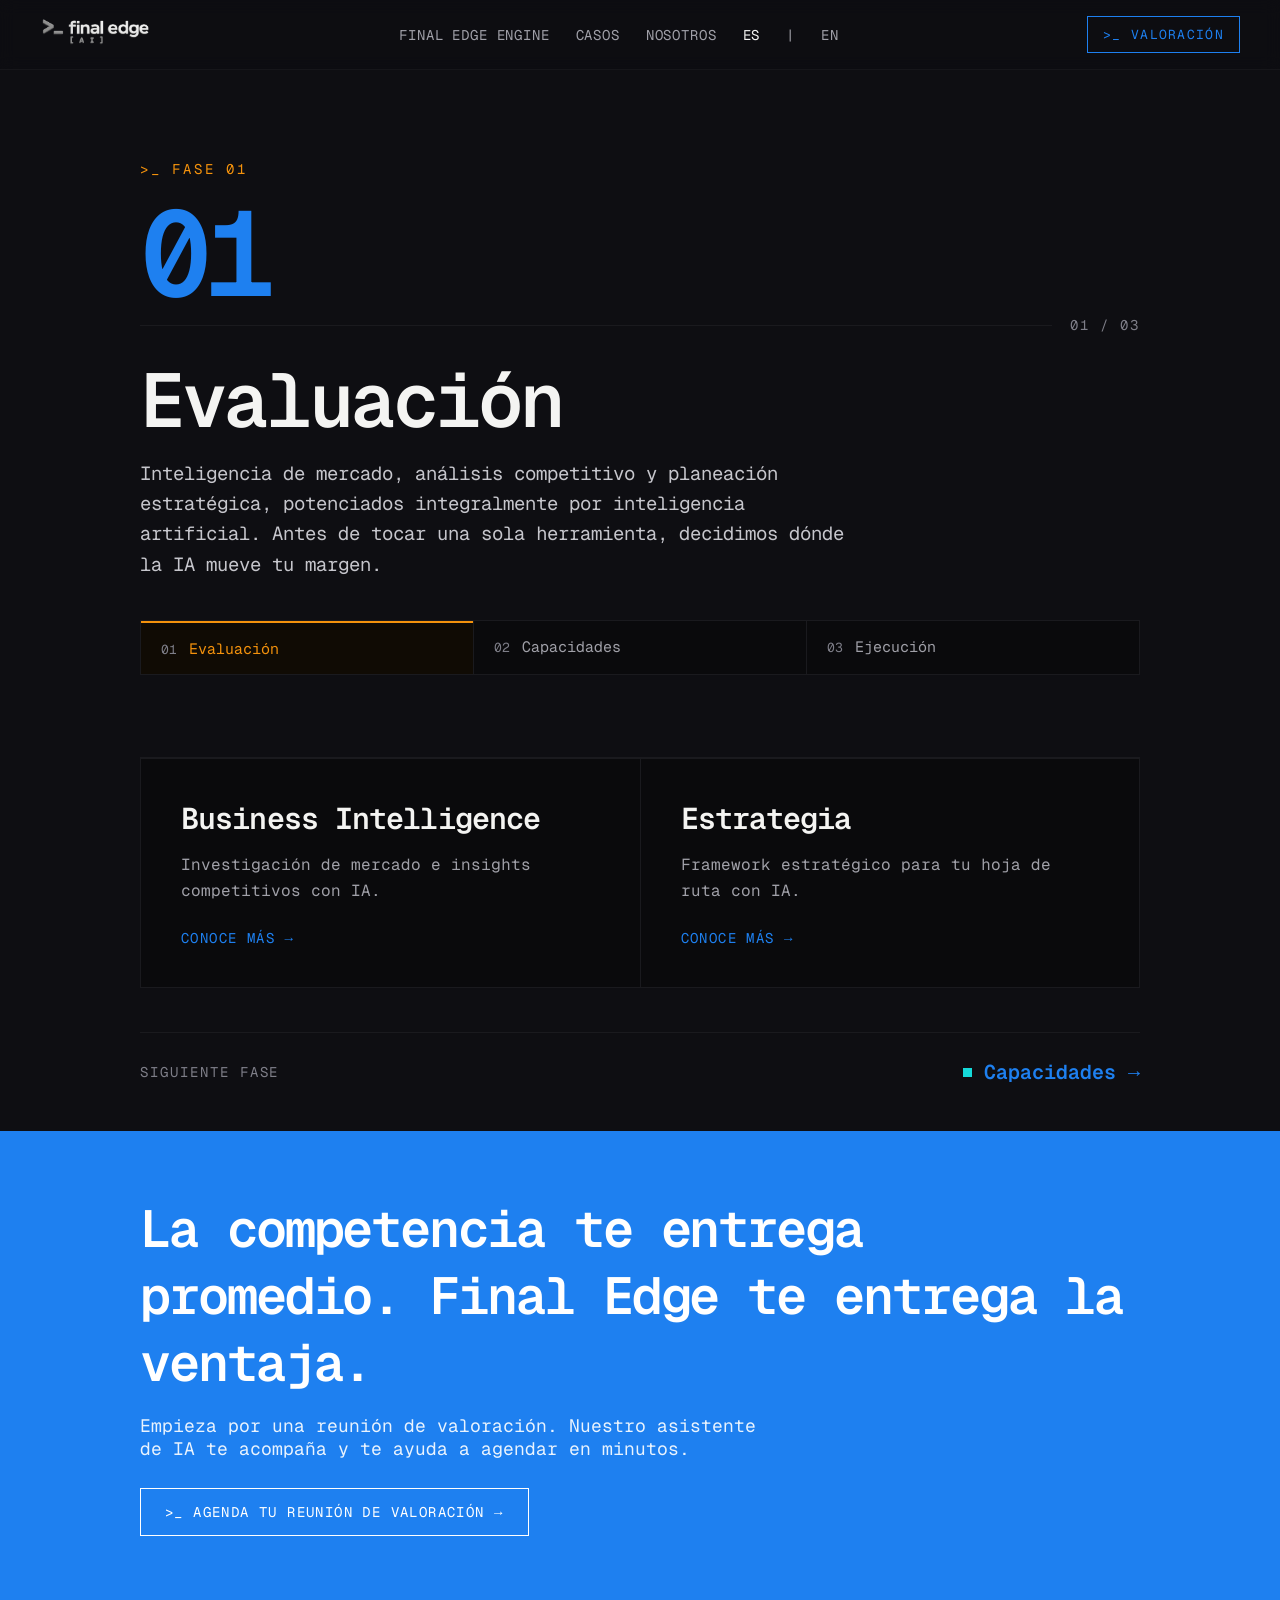
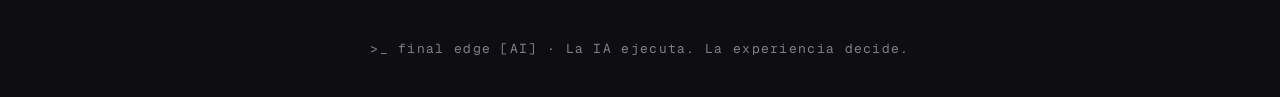
<file: fase-evaluacion.html>
<!doctype html><html lang="es"><head><meta charset="utf8">
<meta name="viewport" content="width=device-width,initial-scale=1">
<title>Final Edge — Fase 01 · Evaluación</title>
<link rel="stylesheet" href="assets/css/fonts.css">
<style>
:root{--bg:#0E0E12;--panel:#0B0B0E;--card:#0A0A0C;--hair:#1A1A1E;--fg:#F4F4F2;--fg2:#C6C6CC;--mut:#A0A0A8;--faint:#7E7E88;--accent:#1E80F0;--eval:#F4920C;--cap:#15D9D9;--exe:#E15CDB}
*{box-sizing:border-box;margin:0}body{background:var(--bg);color:var(--fg);font-family:"Geist Mono",monospace;--ph:var(--eval)}
a{color:inherit;text-decoration:none}
.wrap{max-width:1080px;margin:0 auto;padding:0 40px}
/* header */
.hdr{position:sticky;top:0;z-index:9;display:flex;align-items:center;justify-content:space-between;padding:16px 40px;background:rgba(14,14,18,.85);backdrop-filter:blur(8px);border-bottom:1px solid #16161A}
.hdr img{height:30px}
.hdr .nav{display:flex;gap:26px;align-items:center;font-size:14px;letter-spacing:.06em;text-transform:uppercase;color:var(--mut)}
.hdr .cta{border:1px solid var(--accent);color:var(--accent);padding:9px 15px;font-size:13px;letter-spacing:.1em;text-transform:uppercase}
/* opener */
.open{padding:90px 0 30px}
.eyebrow{font-size:14px;letter-spacing:.2em;text-transform:uppercase;color:var(--ph);margin-bottom:26px}
.num{font-size:clamp(60px,10vw,120px);font-weight:600;letter-spacing:-.06em;line-height:.82;color:var(--accent)}
.rule{display:flex;align-items:center;gap:18px;margin:14px 0 30px}
.rule .line{flex:1;height:1px;background:var(--hair)}.rule .idx{font-size:14px;color:var(--faint);letter-spacing:.14em}
h1{font-size:clamp(40px,7vw,76px);font-weight:600;letter-spacing:-.05em;line-height:.95;margin-bottom:22px}
.lead{font-size:19px;line-height:1.6;color:var(--fg2);max-width:64ch}
/* phase stepper */
.stepper{display:flex;gap:1px;background:var(--hair);border:1px solid var(--hair);margin:40px 0 8px}
.step{flex:1;background:var(--card);padding:16px 20px;display:flex;gap:12px;align-items:baseline}
.step .n{font-size:13px;color:var(--faint)}.step .nm{font-size:15px;color:var(--mut)}
.step.on{background:#100b04}.step.on .nm{color:var(--ph)}.step.on{border-top:2px solid var(--ph)}
/* services grid */
.grid{display:grid;grid-template-columns:1fr 1fr;gap:1px;background:var(--hair);border:1px solid var(--hair);margin:44px 0}
.svc{background:var(--card);padding:40px;border-top:1px solid var(--hair);min-height:200px;display:flex;flex-direction:column}
.svc h3{font-size:30px;font-weight:600;letter-spacing:-.03em;margin-bottom:14px}
.svc p{font-size:16px;line-height:1.6;color:var(--mut);margin-bottom:auto}
.svc .go{margin-top:26px;font-size:14px;letter-spacing:.1em;text-transform:uppercase;color:var(--accent)}
/* next + cta */
.next{display:flex;justify-content:space-between;align-items:center;padding:26px 0;border-top:1px solid var(--hair)}
.next .lbl{font-size:14px;letter-spacing:.14em;text-transform:uppercase;color:var(--faint)}
.next .go{font-size:20px;font-weight:600;color:var(--accent);display:flex;align-items:center;gap:12px}
.next .go .dot{width:9px;height:9px;background:var(--cap);flex:none}
.plate{background:var(--accent);color:#fff;padding:64px 0;margin-top:20px}
.plate h2{font-size:clamp(30px,5vw,52px);font-weight:600;letter-spacing:-.04em;margin-bottom:18px}
.plate p{font-size:18px;color:rgba(255,255,255,.9);max-width:56ch;margin-bottom:28px}
.plate .btn{display:inline-block;border:1px solid #fff;color:#fff;padding:14px 24px;font-size:14px;letter-spacing:.1em;text-transform:uppercase}
.foot{padding:40px;text-align:center;color:var(--faint);font-size:13px;letter-spacing:.1em}
@media(max-width:720px){
.hdr,.wrap{padding-left:22px;padding-right:22px}.hdr .nav{display:none}
.open{padding:60px 0 20px}.stepper{flex-direction:column}.grid{grid-template-columns:1fr}
.next{flex-direction:column;gap:14px;align-items:flex-start}
}
</style></head><body>
<div class="hdr"><a href="index.html"><img src="assets/img/logos/logo-mono-light.png" alt="Final Edge"></a>
 <div class=nav><span>Final Edge Engine</span><span>Casos</span><span>Nosotros</span><span style=color:#F4F4F2>ES</span>|<span>EN</span></div>
 <span class=cta>&gt;_ Valoración</span></div>

<div class=wrap>
 <div class=open>
  <div class=eyebrow>&gt;_ FASE 01</div>
  <div class=num>01</div>
  <div class=rule><span class=line></span><span class=idx>01 / 03</span></div>
  <h1>Evaluación</h1>
  <p class=lead>Inteligencia de mercado, análisis competitivo y planeación estratégica, potenciados integralmente por inteligencia artificial. Antes de tocar una sola herramienta, decidimos dónde la IA mueve tu margen.</p>

  <div class=stepper>
   <div class="step on"><span class=n>01</span><span class=nm>Evaluación</span></div>
   <div class=step><span class=n>02</span><span class=nm>Capacidades</span></div>
   <div class=step><span class=n>03</span><span class=nm>Ejecución</span></div>
  </div>
 </div>

 <div class=grid>
  <div class=svc>
   <h3>Business Intelligence</h3>
   <p>Investigación de mercado e insights competitivos con IA.</p>
   <span class=go>Conoce más →</span>
  </div>
  <div class=svc>
   <h3>Estrategia</h3>
   <p>Framework estratégico para tu hoja de ruta con IA.</p>
   <span class=go>Conoce más →</span>
  </div>
 </div>

 <div class=next><span class=lbl>Siguiente fase</span><span class=go><span class=dot></span>Capacidades →</span></div>
</div>

<div class=plate>
 <div class=wrap>
  <h2>La competencia te entrega promedio. Final Edge te entrega la ventaja.</h2>
  <p>Empieza por una reunión de valoración. Nuestro asistente de IA te acompaña y te ayuda a agendar en minutos.</p>
  <span class=btn>&gt;_ Agenda tu reunión de valoración →</span>
 </div>
</div>
<div class=foot>&gt;_ final edge [AI] · La IA ejecuta. La experiencia decide.</div>
</body></html>
</file>
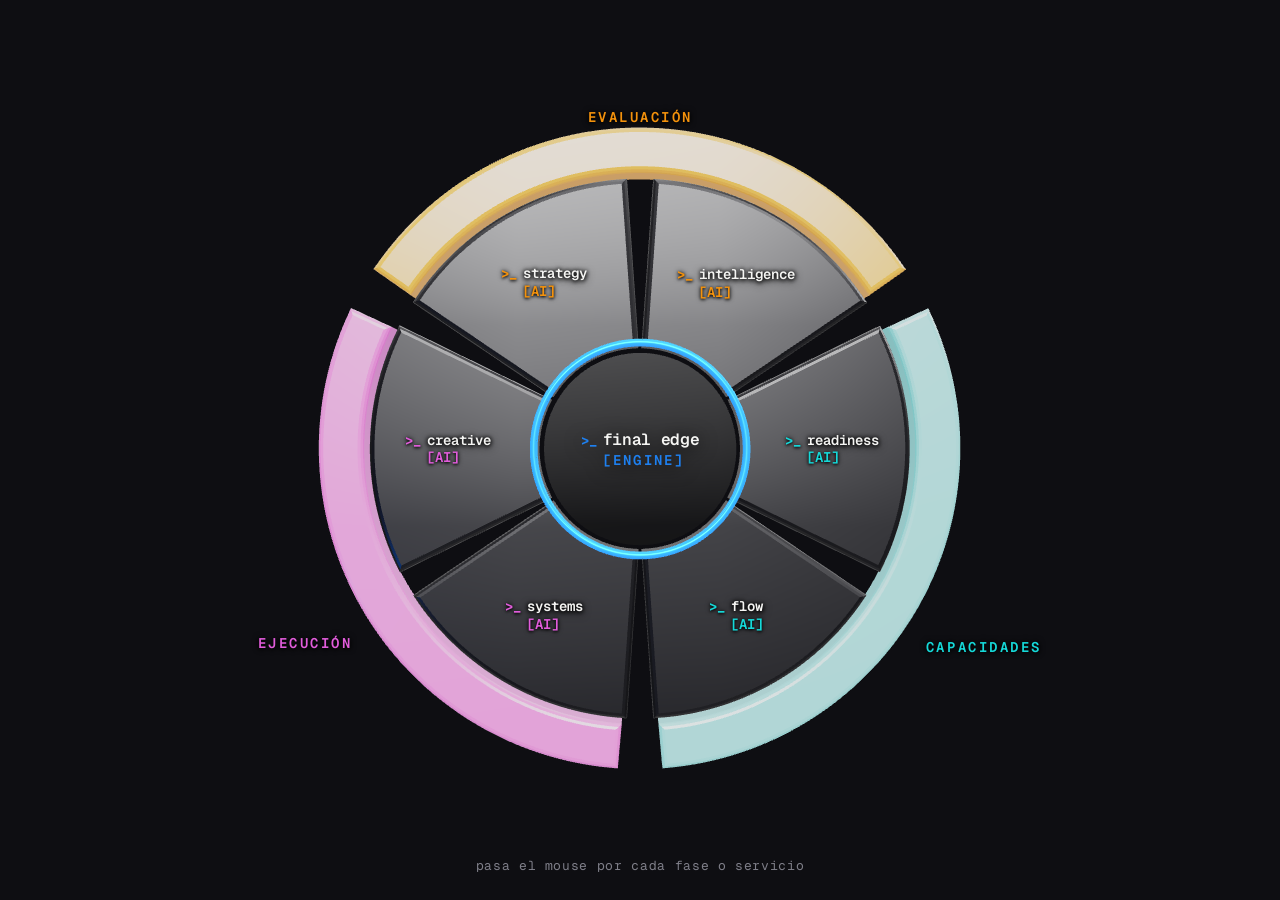
<file: assets/engine-3d.html>
<!doctype html><html lang="es"><head><meta charset="utf-8">
<meta name="viewport" content="width=device-width,initial-scale=1">
<title>Final Edge Engine — 3D</title>
<link rel="stylesheet" href="css/fonts.css">
<style>
:root{--bg:#0E0E12;--accent:#1E80F0;--fg:#F4F4F2;--faint:#7E7E88}
*{box-sizing:border-box;margin:0}html,body{height:100%}
body{background:var(--bg);color:var(--fg);font-family:"Geist Mono",monospace;overflow:hidden}
#c{position:fixed;inset:0;width:100%;height:100%;display:block}
.ui{position:fixed;inset:0;pointer-events:none;z-index:2}
.top{position:absolute;top:28px;left:0;right:0;text-align:center}
.top .eye{font-size:13px;letter-spacing:.24em;text-transform:uppercase;color:var(--faint)}
.top h1{font-size:clamp(22px,3vw,34px);font-weight:600;letter-spacing:-.03em;margin-top:6px}
.top h1 .b{color:var(--accent)}
.hint{position:absolute;left:0;right:0;bottom:26px;text-align:center;font-size:13px;color:var(--faint);letter-spacing:.05em}
.load{position:fixed;inset:0;display:flex;align-items:center;justify-content:center;font-size:14px;color:var(--faint);letter-spacing:.1em;z-index:3}
.load .cur{color:var(--accent);animation:bl 1.2s steps(1) infinite}
@keyframes bl{0%,49%{opacity:1}50%,100%{opacity:0}}
/* all label text scales in proportion to the wheel (var --ws = wheelPx/880),
   matching the brand-book ratios exactly, with the hard 14px floor. */
/* service lockup — brand book: prompt 14 · word 18 · [AI] 14 */
.labels .lbl{position:absolute;transform:translate(-50%,-50%);white-space:nowrap;display:flex;
  align-items:baseline;gap:.4em;line-height:1;will-change:left,top;pointer-events:auto;cursor:pointer;
  transition:opacity .3s,transform .28s cubic-bezier(.2,.8,.2,1),filter .28s}
.labels .lbl .pr{font-size:max(14px,calc(14px*var(--ws,1)));font-weight:700;text-shadow:0 0 5px #000,0 1px 3px #000}
.labels .lbl .col{display:flex;flex-direction:column;align-items:flex-start;gap:.22em}
.labels .lbl .nm{font-size:max(14px,calc(18px*var(--ws,1)));font-weight:600;color:#F5F5F3;text-shadow:0 0 5px #000,0 1px 4px #000,0 2px 8px rgba(0,0,0,.9)}
.labels .lbl .ai{font-size:max(14px,calc(14px*var(--ws,1)));font-weight:600;text-shadow:0 0 5px #000,0 1px 3px #000}
.labels .lbl.on{transform:translate(-50%,-50%) scale(1.32);filter:drop-shadow(0 0 16px var(--gl,rgba(30,128,240,.85)))}
.labels .lbl.off{opacity:.3}
/* phase names — brand book SVG text 16 */
.labels .plbl{position:absolute;transform:translate(-50%,-50%);white-space:nowrap;font-weight:600;pointer-events:auto;cursor:pointer;
  font-size:max(14px,calc(16px*var(--ws,1)));letter-spacing:.18em;text-shadow:0 0 6px #000,0 1px 5px #000;line-height:1;
  transition:opacity .3s,transform .28s cubic-bezier(.2,.8,.2,1),filter .28s}
.labels .plbl.on{transform:translate(-50%,-50%) scale(1.14);filter:drop-shadow(0 0 12px currentColor)}
.labels .plbl.off{opacity:.4}
/* stage panels (phase menu / service title) — wired in the next step */
.bigtitle,.phasemenu{display:none}
.back{display:none}
/* hub logo — brand book: prompt 16 · final edge 23 · [ENGINE] 14 */
.labels .hublbl{position:absolute;transform:translate(-50%,-50%);white-space:nowrap;display:flex;
  align-items:baseline;gap:.36em;line-height:1;filter:drop-shadow(0 2px 9px rgba(0,0,0,.92))}
.labels .hublbl .pr{font-size:max(14px,calc(16px*var(--ws,1)));font-weight:700;color:#1E80F0}
.labels .hublbl .col{display:flex;flex-direction:column;align-items:flex-start;gap:.28em}
.labels .hublbl .nm{font-size:max(14px,calc(23px*var(--ws,1)));font-weight:600;color:#F5F5F3;letter-spacing:-.02em}
.labels .hublbl .eng{font-size:max(14px,calc(14px*var(--ws,1)));font-weight:600;color:#1E80F0;letter-spacing:.16em}
</style></head>
<body>
<canvas id="c"></canvas>
<div class="load" id="load">&gt;_ construyendo el motor <span class="cur">█</span></div>
<div class="ui">
  <div class="labels" id="labels"></div>
  <div class="bigtitle" id="bigtitle"></div>
  <div class="phasemenu" id="phasemenu"></div>
  <div class="back" id="back">&lt;_ volver</div>
  <div class="hint" id="hint">pasa el mouse · haz click en una fase o servicio</div>
</div>
<script type="importmap">
{ "imports": { "three": "./vendor/three.module.min.js" } }
</script>
<script type="module">
import * as THREE from 'three';
import { RoomEnvironment } from './vendor/environments/RoomEnvironment.js';

const Ri=96, Ro=232, RL=168, gap=4, famRi=248, famRo=278, famGap=5;
const AMBER=0xF4920C, CYAN=0x15D9D9, MAG=0xE15CDB, BLUE=0x1E80F0;
const S=0.011, D_SEC=42, D_BAND=30, D_CORE=54, BEV=5;
const hx = n => '#'+n.toString(16).padStart(6,'0');

const EDGES=[
 {word:'strategy',hex:AMBER,phase:'eval',c:330}, {word:'intelligence',hex:AMBER,phase:'eval',c:30},
 {word:'readiness',hex:CYAN,phase:'cap',c:90},   {word:'flow',hex:CYAN,phase:'cap',c:150},
 {word:'systems',hex:MAG,phase:'exe',c:210},     {word:'creative',hex:MAG,phase:'exe',c:270},
];
// band labels — exact brand-book radii/angles
const BANDS=[
 {phase:'eval',hex:AMBER,c:0,name:'EVALUACIÓN',lr:290},
 {phase:'cap', hex:CYAN, c:120,name:'CAPACIDADES',lr:348},
 {phase:'exe', hex:MAG,  c:240,name:'EJECUCIÓN',lr:338},
];

function P(r,deg){ const a=deg*Math.PI/180; return [r*Math.sin(a), r*Math.cos(a)]; }
function sectorShape(a0,a1,ri,ro){
  const s=new THREE.Shape(); let p=P(ro,a0); s.moveTo(p[0],p[1]);
  for(let d=a0;d<=a1;d+=1){p=P(ro,d);s.lineTo(p[0],p[1]);}
  p=P(ro,a1);s.lineTo(p[0],p[1]);
  for(let d=a1;d>=a0;d-=1){p=P(ri,d);s.lineTo(p[0],p[1]);}
  p=P(ri,a0);s.lineTo(p[0],p[1]); s.closePath(); return s;
}
function extrude(shape,depth){
  const g=new THREE.ExtrudeGeometry(shape,{depth,bevelEnabled:true,bevelThickness:BEV,bevelSize:BEV,bevelSegments:3,curveSegments:64});
  g.translate(0,0,-depth/2); return g;
}

const canvas=document.getElementById('c');
const renderer=new THREE.WebGLRenderer({canvas,antialias:true});
renderer.setPixelRatio(Math.min(devicePixelRatio,2));
renderer.toneMapping=THREE.ACESFilmicToneMapping; renderer.toneMappingExposure=1.02;
renderer.outputColorSpace=THREE.SRGBColorSpace;
const scene=new THREE.Scene(); scene.background=new THREE.Color(0x0E0E12);
scene.fog=new THREE.FogExp2(0x0E0E12,0.026);
const camera=new THREE.PerspectiveCamera(36,1,0.01,100);

const pmrem=new THREE.PMREMGenerator(renderer);
scene.environment=pmrem.fromScene(new RoomEnvironment(),0.03).texture;
scene.add(new THREE.AmbientLight(0x2a3550,0.55));
const key=new THREE.DirectionalLight(0xffffff,1.7); key.position.set(4,6,6); scene.add(key);
const fill=new THREE.PointLight(0x1E80F0,22,60); fill.position.set(-6,-3,5); scene.add(fill);

function makeTex(draw,cw,ch){
  const cv=document.createElement('canvas'); cv.width=cw; cv.height=ch;
  const x=cv.getContext('2d'); draw(x,cw,ch);
  const t=new THREE.CanvasTexture(cv); t.anisotropy=16; t.colorSpace=THREE.SRGBColorSpace; t.needsUpdate=true; return t;
}
function shadow(x){ x.shadowColor='rgba(0,0,0,0.92)'; x.shadowBlur=20; x.shadowOffsetX=0; x.shadowOffsetY=4; }
function lockupTexture(word,hex){
  const cw=1024,ch=512,col=hx(hex),white='#F5F5F3';
  return {tex:makeTex((x)=>{ x.clearRect(0,0,cw,ch); x.textBaseline='alphabetic';
    const pS=78,wS=104,aS=70,x0=70,wordY=286; shadow(x);
    x.font=`700 ${pS}px "Geist Mono",monospace`; x.fillStyle=col; x.fillText('>_',x0,wordY);
    const pw=x.measureText('>_ ').width, wx=x0+pw;
    x.font=`600 ${wS}px "Geist Mono",monospace`; x.fillStyle=white; x.fillText(word,wx,wordY);
    x.font=`600 ${aS}px "Geist Mono",monospace`; x.fillStyle=col; x.fillText('[AI]',wx,wordY+aS+26);
  },cw,ch), aspect:cw/ch};
}
function hubTexture(){
  const cw=1024,ch=512;
  return {tex:makeTex((x)=>{ x.clearRect(0,0,cw,ch); x.textBaseline='alphabetic'; shadow(x);
    const pS=70,wS=100,eS=64,wordY=252;
    x.font=`700 ${pS}px "Geist Mono",monospace`; const pw=x.measureText('>_ ').width;
    x.font=`600 ${wS}px "Geist Mono",monospace`; const ww=x.measureText('final edge').width;
    const startX=(cw-(pw+ww))/2, wx=startX+pw;
    x.font=`700 ${pS}px "Geist Mono",monospace`; x.fillStyle='#1E80F0'; x.fillText('>_',startX,wordY);
    x.font=`600 ${wS}px "Geist Mono",monospace`; x.fillStyle='#F5F5F3'; x.fillText('final edge',wx,wordY);
    x.font=`600 ${eS}px "Geist Mono",monospace`; x.fillStyle='#1E80F0'; x.fillText('[ENGINE]',wx,wordY+eS+22);
  },cw,ch), aspect:cw/ch};
}
function bandTexture(name,hex){
  const cw=1536,ch=384;
  return {tex:makeTex((x)=>{ x.clearRect(0,0,cw,ch); x.textAlign='center'; x.textBaseline='middle'; shadow(x);
    x.font=`600 90px "Geist Mono",monospace`; x.letterSpacing='12px'; x.fillStyle=hx(hex); x.fillText(name,cw/2,ch/2);
  },cw,ch), aspect:cw/ch};
}
function plane(o,w,pos,blend){
  const h=w/o.aspect;
  const m=new THREE.Mesh(new THREE.PlaneGeometry(w,h),
    new THREE.MeshBasicMaterial({map:o.tex,transparent:true,depthWrite:false,depthTest:true,toneMapped:false,
      blending: blend||THREE.NormalBlending, opacity: blend?0:1}));
  m.position.set(pos[0],pos[1],pos[2]); m.renderOrder=10; return m;
}

await document.fonts.load('700 82px "Geist Mono"');
await document.fonts.load('600 82px "Geist Mono"');
await document.fonts.ready;

const wheel=new THREE.Group(); scene.add(wheel);
const hitList=[]; const labelList=[]; const staticLabels=[]; const labelsEl=document.getElementById('labels');
let domHover=null;   // set by hovering the HTML labels (takes priority over the raycast)
const DARK_BASE=new THREE.Color(0x101016), DARK_DIM=new THREE.Color(0x050507);

BANDS.forEach(b=>{
  const geo=extrude(sectorShape(b.c-60+famGap,b.c+60-famGap,famRi,famRo),D_BAND);
  const mat=new THREE.MeshPhysicalMaterial({color:b.hex,metalness:0.15,roughness:0.32,clearcoat:0.5,clearcoatRoughness:0.2,emissive:b.hex,emissiveIntensity:0.55,envMapIntensity:0.5});
  const mesh=new THREE.Mesh(geo,mat);
  mesh.userData={kind:'band',phase:b.phase,hex:b.hex,baseCol:new THREE.Color(b.hex),tEmis:0.55,tLit:1};
  wheel.add(mesh); hitList.push(mesh);
  const lp=P(b.lr,b.c);
  const pa=new THREE.Object3D(); pa.position.set(lp[0],lp[1],D_SEC/2+BEV); wheel.add(pa);
  const pd=document.createElement('div'); pd.className='plbl'; pd.style.color=hx(b.hex); pd.textContent=b.name;
  labelsEl.appendChild(pd);
  pd.addEventListener('pointerenter',()=>domHover={mode:'phase',phase:b.phase});
  pd.addEventListener('pointerleave',()=>domHover=null);
  staticLabels.push({anchor:pa,div:pd,kind:'phase',phase:b.phase});
});

EDGES.forEach(e=>{
  const geo=extrude(sectorShape(e.c-30+gap,e.c+30-gap,Ri,Ro),D_SEC);
  const mat=new THREE.MeshPhysicalMaterial({color:DARK_BASE.clone(),metalness:0.4,roughness:0.44,clearcoat:0.5,clearcoatRoughness:0.3,emissive:new THREE.Color(e.hex),emissiveIntensity:0,envMapIntensity:0.8});
  const mesh=new THREE.Mesh(geo,mat);
  mesh.userData={kind:'sector',phase:e.phase,hex:e.hex,word:e.word,tEmis:0,tLit:1};
  // crisp floating UI label (projected each frame) instead of an on-surface decal
  const dp=P(RL,e.c);
  const anchor=new THREE.Object3D(); anchor.position.set(dp[0],dp[1],D_SEC/2+BEV); wheel.add(anchor);
  const div=document.createElement('div'); div.className='lbl'; div.style.setProperty('--gl',hx(e.hex)+'80');
  div.innerHTML='<span class="pr" style="color:'+hx(e.hex)+'">&gt;_</span><span class="col"><span class="nm">'+e.word+'</span><span class="ai" style="color:'+hx(e.hex)+'">[AI]</span></span>';
  labelsEl.appendChild(div);
  div.addEventListener('pointerenter',()=>domHover={mode:'service',phase:e.phase,word:e.word});
  div.addEventListener('pointerleave',()=>domHover=null);
  labelList.push({anchor,div,phase:e.phase,word:e.word});
  wheel.add(mesh); hitList.push(mesh);
});

const core=new THREE.Mesh(new THREE.CylinderGeometry(84,84,D_CORE,96,1),
  new THREE.MeshPhysicalMaterial({color:0x0a0a0d,metalness:0.55,roughness:0.25,clearcoat:0.6,clearcoatRoughness:0.2,envMapIntensity:0.9}));
core.rotation.x=Math.PI/2; wheel.add(core);
const hubAnchor=new THREE.Object3D(); hubAnchor.position.set(0,0,D_CORE/2+2); wheel.add(hubAnchor);
const hubDiv=document.createElement('div'); hubDiv.className='hublbl';
hubDiv.innerHTML='<span class="pr">&gt;_</span><span class="col"><span class="nm">final edge</span><span class="eng">[ENGINE]</span></span>';
labelsEl.appendChild(hubDiv); staticLabels.push({anchor:hubAnchor,div:hubDiv,kind:'hub'});
const spinRim=new THREE.Mesh(new THREE.TorusGeometry(93,3.4,20,180),   // full ring (entero)
  new THREE.MeshStandardMaterial({color:0x1E80F0,emissive:0x1E80F0,emissiveIntensity:1.4,metalness:0.4,roughness:0.3,toneMapped:false}));
spinRim.position.z=D_CORE/2; wheel.add(spinRim);

wheel.scale.setScalar(S);
wheel.updateMatrixWorld(true);
// frame the whole wheel (incl. phase labels) with margin so nothing is cropped
{ const box=new THREE.Box3().setFromObject(wheel); const size=box.getSize(new THREE.Vector3());
  const R=Math.max(size.x,size.y)*0.5;
  const dist=R/Math.tan(THREE.MathUtils.degToRad(camera.fov)/2)*1.42;   // margin for phase labels
  camera.position.set(0,0,dist); camera.lookAt(0,0,0); }

document.getElementById('load').style.display='none'; window.__ready=true;

const ray=new THREE.Raycaster(); const mouse=new THREE.Vector2(-2,-2); const _v=new THREE.Vector3();
let hoverPhase=null, mx=0,my=0,tmx=0,tmy=0;
addEventListener('pointermove',e=>{
  mouse.x=(e.clientX/innerWidth)*2-1; mouse.y=-(e.clientY/innerHeight)*2+1;
  tmx=(e.clientX/innerWidth)*2-1; tmy=(e.clientY/innerHeight)*2-1;
});
function updWS(){
  // wheel on-screen diameter vs the brand book's 880px wheel → proportional label sizing
  const c=new THREE.Vector3(0,0,0).project(camera);
  const e=new THREE.Vector3(famRo*S,0,0).project(camera);
  const dx=(e.x-c.x)*0.5*innerWidth, dy=(e.y-c.y)*0.5*innerHeight;
  const ws=(2*Math.hypot(dx,dy))/880;
  labelsEl.style.setProperty('--ws', ws.toFixed(4));
}
function resize(){ renderer.setSize(innerWidth,innerHeight); camera.aspect=innerWidth/innerHeight; camera.updateProjectionMatrix(); updWS(); }
addEventListener('resize',resize); resize();

const hint=document.getElementById('hint');
function updateHover(){
  ray.setFromCamera(mouse,camera);
  const hits=ray.intersectObjects(hitList,false);
  let rayHover=null;
  if(hits.length){ const u=hits[0].object.userData;
    rayHover = (u.kind==='band') ? {mode:'phase',phase:u.phase} : {mode:'service',phase:u.phase,word:u.word}; }
  const H = domHover || rayHover;   // hovering an HTML label wins over the raycast
  hoverPhase = H ? H.phase : null;
  // hint
  if(H && H.mode==='phase'){ const b=BANDS.find(x=>x.phase===H.phase); hint.textContent='fase · '+b.name.toLowerCase(); hint.style.color=hx(b.hex); }
  else if(H){ const e=EDGES.find(x=>x.word===H.word); hint.textContent='servicio · '+H.word; hint.style.color=e?hx(e.hex):''; }
  else { hint.textContent='pasa el mouse por cada fase o servicio'; hint.style.color=''; }
  // meshes: phase mode lights the whole phase (both sectors + band); service mode lights ONLY that sector
  hitList.forEach(m=>{
    let lit;
    if(!H) lit=true;
    else if(H.mode==='phase') lit = (m.userData.phase===H.phase);
    else lit = (m.userData.kind==='sector' && m.userData.word===H.word);
    m.userData.tLit = (!H||lit)?1:0.18;
    if(m.userData.kind==='sector') m.userData.tEmis = (H&&lit)?1.5:0;
    else m.userData.tEmis = (!H) ? 0.55 : ((H.mode==='phase'&&m.userData.phase===H.phase)?1.0:0.22);
  });
  // service labels: on if part of the lit set
  labelList.forEach(L=>{
    const on = H && (H.mode==='phase' ? L.phase===H.phase : L.word===H.word);
    L.div.classList.toggle('on', !!on); L.div.classList.toggle('off', !!(H&&!on));
  });
  // phase-name labels: on only when its own phase is hovered (phase mode)
  staticLabels.forEach(L=>{ if(L.kind!=='phase') return;
    const on = H && H.mode==='phase' && L.phase===H.phase;
    L.div.classList.toggle('on', !!on); L.div.classList.toggle('off', !!(H&&!on));
  });
}

let t=0;
function loop(){
  requestAnimationFrame(loop); t+=0.016;
  updateHover();
  mx+=(tmx-mx)*0.06; my+=(tmy-my)*0.06;
  wheel.position.y=Math.sin(t*0.9)*0.05;
  wheel.rotation.x=Math.sin(t*0.7)*0.05 + my*0.15;
  wheel.rotation.y=Math.sin(t*0.5)*0.06 + mx*0.20;
  spinRim.material.emissiveIntensity = 1.2 + Math.sin(t*2.2)*0.5;   // gentle pulse (full ring)
  hitList.forEach(m=>{
    const mat=m.material;
    mat.emissiveIntensity += (m.userData.tEmis-mat.emissiveIntensity)*0.14;
    const lit=m.userData.tLit;
    m.userData._lit = (m.userData._lit==null?1:m.userData._lit) + (lit-(m.userData._lit==null?1:m.userData._lit))*0.14;
    const L=m.userData._lit;
    if(m.userData.kind==='sector') mat.color.copy(DARK_DIM).lerp(DARK_BASE, L);
    else mat.color.copy(m.userData.baseCol).multiplyScalar(0.25+0.75*L);
  });
  // project + state the floating service labels
  labelList.forEach(L=>{
    L.anchor.getWorldPosition(_v); _v.project(camera);
    L.div.style.left=((_v.x*.5+.5)*innerWidth)+'px';
    L.div.style.top=((-_v.y*.5+.5)*innerHeight)+'px';
  });
  staticLabels.forEach(L=>{                 // phase names + hub logo
    L.anchor.getWorldPosition(_v); _v.project(camera);
    L.div.style.left=((_v.x*.5+.5)*innerWidth)+'px';
    L.div.style.top=((-_v.y*.5+.5)*innerHeight)+'px';
  });
  renderer.render(scene,camera);
}
loop();
</script>
</body></html>
</file>
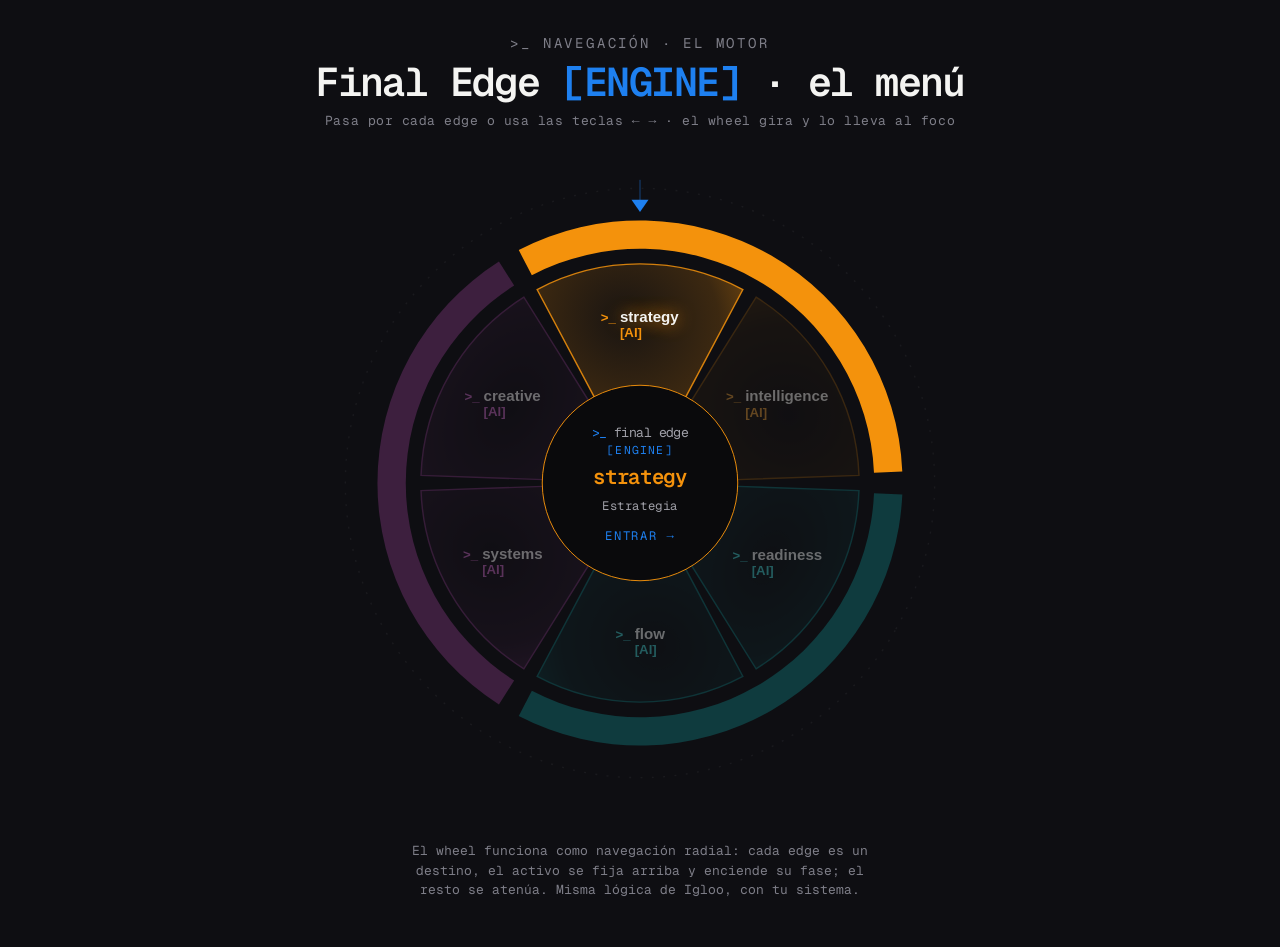
<file: assets/engine-nav.html>
<!doctype html><html lang="es"><head><meta charset="utf-8">
<meta name="viewport" content="width=device-width,initial-scale=1">
<link rel="stylesheet" href="css/fonts.css">
<style>
:root{--bg:#0E0E12;--accent:#1E80F0;--fg:#F4F4F2;--mut:#A0A0A8;--faint:#7E7E88;--ease:cubic-bezier(.2,.8,.2,1)}
*{box-sizing:border-box;margin:0}
body{background:var(--bg);color:var(--fg);font-family:"Geist Mono",monospace;min-height:100vh;display:flex;flex-direction:column;align-items:center;padding:34px 12px}
.eyebrow{font-size:14px;letter-spacing:.2em;text-transform:uppercase;color:var(--faint)}
h1{font-size:clamp(26px,5vw,40px);font-weight:600;letter-spacing:-.04em;margin:4px 0 4px;text-align:center}
h1 .b{color:var(--accent)}
.hint{font-size:13px;color:var(--faint);letter-spacing:.04em;margin-bottom:14px}
.scene{width:min(680px,92vw);aspect-ratio:1/1;position:relative}
.stagewrap{position:absolute;inset:0;width:720px;height:720px;transform-origin:top left}
/* the rotating ring (igloo orbital) */
.wheelrot{position:absolute;inset:0;transform:rotate(var(--rot,0deg));transition:transform 850ms var(--ease)}
svg{position:absolute;inset:0;width:720px;height:720px;overflow:visible}
.sector,.band{transition:opacity 600ms var(--ease)}
.dim .sector,.dim .band{opacity:.22}
.sector.on{opacity:1} .band.on{opacity:1}
/* orbiting lockups; text counter-rotates to stay upright */
.lock{position:absolute;transform:translate(-50%,-50%);background:none;border:0;cursor:pointer;padding:6px}
.lk{display:inline-grid;grid-template-columns:auto auto;column-gap:.32em;align-items:baseline;white-space:nowrap;line-height:1.12;
 transform:rotate(var(--counter,0deg));transition:transform 850ms var(--ease),opacity 500ms var(--ease),filter 300ms var(--ease)}
.lk .pr{grid-column:1;grid-row:1;font-size:14px;font-weight:600;color:var(--col)}
.lk .nm{grid-column:2;grid-row:1;font-size:16px;font-weight:600;color:var(--fg)}
.lk .ai{grid-column:2;grid-row:2;justify-self:start;font-size:14px;font-weight:600;color:var(--col)}
.dim .lock .lk{opacity:.4;filter:grayscale(.3)}
.lock.on .lk{opacity:1;filter:none}
.lock.on .lk .nm{text-shadow:0 0 18px var(--col)}
/* top focal marker */
.pointer{position:absolute;left:50%;top:calc(50% - 300px);transform:translateX(-50%);width:0;height:0;
 border-left:9px solid transparent;border-right:9px solid transparent;border-top:13px solid var(--accent);z-index:6}
.pointer::after{content:"";position:absolute;left:50%;top:-34px;transform:translateX(-50%);width:1px;height:22px;background:var(--accent);opacity:.5}
/* fixed center hub with active info */
.hub{position:absolute;left:50%;top:50%;transform:translate(-50%,-50%);width:208px;height:208px;border-radius:50%;
 background:#0A0A0C;border:1.5px solid var(--accent);display:flex;flex-direction:column;align-items:center;justify-content:center;text-align:center;z-index:5;padding:0 18px}
.hub .fe{font-size:14px;color:var(--mut);letter-spacing:-.01em}.hub .fe .pr{color:var(--accent)}
.hub .act{font-size:22px;font-weight:600;letter-spacing:-.03em;margin:6px 0 2px;color:var(--col,#fff)}
.hub .lab{font-size:13px;color:var(--mut);min-height:32px;display:flex;align-items:center}
.hub .go{margin-top:6px;font-size:13px;letter-spacing:.1em;text-transform:uppercase;color:var(--accent)}
.foot{font-size:13px;color:var(--faint);margin-top:18px;text-align:center;max-width:60ch;line-height:1.5}
</style></head><body>
<p class="eyebrow">&gt;_ navegación · el motor</p>
<h1>Final Edge <span class="b">[ENGINE]</span> · el menú</h1>
<p class="hint">Pasa por cada edge o usa las teclas ← → · el wheel gira y lo lleva al foco</p>
<div class="scene"><div class="stagewrap" id="stage">
<div class="pointer"></div>
<div class="wheelrot" id="wheelrot"><svg viewBox="0 0 720 720" id="svg"><defs>
<radialGradient id="g-eval" cx="50%" cy="50%" r="75%"><stop offset="0%" stop-color="#F4920C" stop-opacity="0.05"/><stop offset="70%" stop-color="#F4920C" stop-opacity="0.20"/><stop offset="100%" stop-color="#F4920C" stop-opacity="0.40"/></radialGradient>
<radialGradient id="g-cap" cx="50%" cy="50%" r="75%"><stop offset="0%" stop-color="#15D9D9" stop-opacity="0.05"/><stop offset="70%" stop-color="#15D9D9" stop-opacity="0.20"/><stop offset="100%" stop-color="#15D9D9" stop-opacity="0.40"/></radialGradient>
<radialGradient id="g-exe" cx="50%" cy="50%" r="75%"><stop offset="0%" stop-color="#E15CDB" stop-opacity="0.05"/><stop offset="70%" stop-color="#E15CDB" stop-opacity="0.20"/><stop offset="100%" stop-color="#E15CDB" stop-opacity="0.40"/></radialGradient>
</defs>
<circle class="ring" cx="360.0" cy="360.0" r="312" fill="none" stroke="#1A1A1E" stroke-width="1.5" stroke-dasharray="2 10"/>
<path id="sec-strategy" class="sector" data-ph="eval" d="M163.25 237.06 A232 232 0 0 1 351.90 128.14 L356.65 264.06 A96 96 0 0 0 278.59 309.13 Z" fill="url(#g-eval)" stroke="#F4920C" stroke-width="1.5" stroke-opacity="0.85"/>
<path id="sec-intelligence" class="sector" data-ph="eval" d="M368.10 128.14 A232 232 0 0 1 556.75 237.06 L441.41 309.13 A96 96 0 0 0 363.35 264.06 Z" fill="url(#g-eval)" stroke="#F4920C" stroke-width="1.5" stroke-opacity="0.85"/>
<path id="sec-readiness" class="sector" data-ph="cap" d="M564.84 251.08 A232 232 0 0 1 564.84 468.92 L444.76 405.07 A96 96 0 0 0 444.76 314.93 Z" fill="url(#g-cap)" stroke="#15D9D9" stroke-width="1.5" stroke-opacity="0.85"/>
<path id="sec-flow" class="sector" data-ph="cap" d="M556.75 482.94 A232 232 0 0 1 368.10 591.86 L363.35 455.94 A96 96 0 0 0 441.41 410.87 Z" fill="url(#g-cap)" stroke="#15D9D9" stroke-width="1.5" stroke-opacity="0.85"/>
<path id="sec-systems" class="sector" data-ph="exe" d="M351.90 591.86 A232 232 0 0 1 163.25 482.94 L278.59 410.87 A96 96 0 0 0 356.65 455.94 Z" fill="url(#g-exe)" stroke="#E15CDB" stroke-width="1.5" stroke-opacity="0.85"/>
<path id="sec-creative" class="sector" data-ph="exe" d="M155.16 468.92 A232 232 0 0 1 155.16 251.08 L275.24 314.93 A96 96 0 0 0 275.24 405.07 Z" fill="url(#g-exe)" stroke="#E15CDB" stroke-width="1.5" stroke-opacity="0.85"/>
<path class="band" data-ph="eval" d="M125.54 210.63 A278 278 0 0 1 594.46 210.63 L569.16 226.75 A248 248 0 0 0 150.84 226.75 Z" fill="#F4920C"/>
<path class="band" data-ph="cap" d="M606.59 231.63 A278 278 0 0 1 372.13 637.74 L370.82 607.76 A248 248 0 0 0 579.98 245.49 Z" fill="#15D9D9"/>
<path class="band" data-ph="exe" d="M347.87 637.74 A278 278 0 0 1 113.41 231.63 L140.02 245.49 A248 248 0 0 0 349.18 607.76 Z" fill="#E15CDB"/></svg>
<button id="lock-strategy" class="lock" data-name="strategy" data-ph="eval" data-lab="Estrategia" data-ang="330" style="left:38.333%;top:29.793%;--col:#F4920C"><span class="lk"><span class="pr">&gt;_</span><span class="nm">strategy</span><span class="ai">[AI]</span></span></button>
<button id="lock-intelligence" class="lock" data-name="intelligence" data-ph="eval" data-lab="Business Intelligence" data-ang="30" style="left:61.667%;top:29.793%;--col:#F4920C"><span class="lk"><span class="pr">&gt;_</span><span class="nm">intelligence</span><span class="ai">[AI]</span></span></button>
<button id="lock-readiness" class="lock" data-name="readiness" data-ph="cap" data-lab="Team Readiness" data-ang="90" style="left:73.333%;top:50.000%;--col:#15D9D9"><span class="lk"><span class="pr">&gt;_</span><span class="nm">readiness</span><span class="ai">[AI]</span></span></button>
<button id="lock-flow" class="lock" data-name="flow" data-ph="cap" data-lab="Optimización de Procesos" data-ang="150" style="left:61.667%;top:70.207%;--col:#15D9D9"><span class="lk"><span class="pr">&gt;_</span><span class="nm">flow</span><span class="ai">[AI]</span></span></button>
<button id="lock-systems" class="lock" data-name="systems" data-ph="exe" data-lab="Sistemas" data-ang="210" style="left:38.333%;top:70.207%;--col:#E15CDB"><span class="lk"><span class="pr">&gt;_</span><span class="nm">systems</span><span class="ai">[AI]</span></span></button>
<button id="lock-creative" class="lock" data-name="creative" data-ph="exe" data-lab="Producción Creativa" data-ang="270" style="left:26.667%;top:50.000%;--col:#E15CDB"><span class="lk"><span class="pr">&gt;_</span><span class="nm">creative</span><span class="ai">[AI]</span></span></button></div>
<div class="hub" id="hub"><div class="fe"><span class="pr">&gt;_</span> final edge <span style="color:var(--accent);font-size:12px;letter-spacing:.14em">[ENGINE]</span></div>
 <div class="act" id="act">strategy</div><div class="lab" id="lab">Estrategia</div>
 <div class="go">Entrar →</div></div>
</div></div>
<p class="foot">El wheel funciona como navegación radial: cada edge es un destino, el activo se fija arriba y enciende su fase; el resto se atenúa. Misma lógica de Igloo, con tu sistema.</p>
<script>
var EDGES=['strategy', 'intelligence', 'readiness', 'flow', 'systems', 'creative'];
var DATA=[{name:"strategy",ang:330,ph:"eval",lab:"Estrategia",col:"#F4920C"},{name:"intelligence",ang:30,ph:"eval",lab:"Business Intelligence",col:"#F4920C"},{name:"readiness",ang:90,ph:"cap",lab:"Team Readiness",col:"#15D9D9"},{name:"flow",ang:150,ph:"cap",lab:"Optimización de Procesos",col:"#15D9D9"},{name:"systems",ang:210,ph:"exe",lab:"Sistemas",col:"#E15CDB"},{name:"creative",ang:270,ph:"exe",lab:"Producción Creativa",col:"#E15CDB"}];
var stage=document.getElementById('stage'),wheel=document.getElementById('wheelrot');
var hub=document.getElementById('hub'),act=document.getElementById('act'),lab=document.getElementById('lab');
var i=0;
function setActive(idx){
 idx=(idx+DATA.length)%DATA.length; i=idx; var d=DATA[idx];
 var rot=-d.ang;                                   // bring sector center to top
 wheel.style.setProperty('--rot',rot+'deg');
 document.querySelectorAll('.lk').forEach(function(el){el.style.setProperty('--counter',(-rot)+'deg');});
 wheel.classList.add('dim');
 document.querySelectorAll('.sector,.band,.lock').forEach(function(el){el.classList.remove('on');});
 document.getElementById('sec-'+d.name).classList.add('on');
 document.querySelector('.band[data-ph="'+d.ph+'"]').classList.add('on');
 document.getElementById('lock-'+d.name).classList.add('on');
 act.textContent=d.name; act.style.setProperty('--col',d.col); hub.style.setProperty('--col',d.col);
 hub.style.borderColor=d.col; lab.textContent=d.lab;
}
document.querySelectorAll('.lock').forEach(function(b,idx){
 b.addEventListener('mouseenter',function(){setActive(idx);});
 b.addEventListener('click',function(){setActive(idx);});
});
document.addEventListener('keydown',function(e){if(e.key==='ArrowRight')setActive(i+1);if(e.key==='ArrowLeft')setActive(i-1);});
function fit(){var s=document.querySelector('.scene');stage.style.transform='scale('+(s.clientWidth/720)+')';}
window.addEventListener('resize',fit);fit();setActive(0);
</script></body></html>
</file>
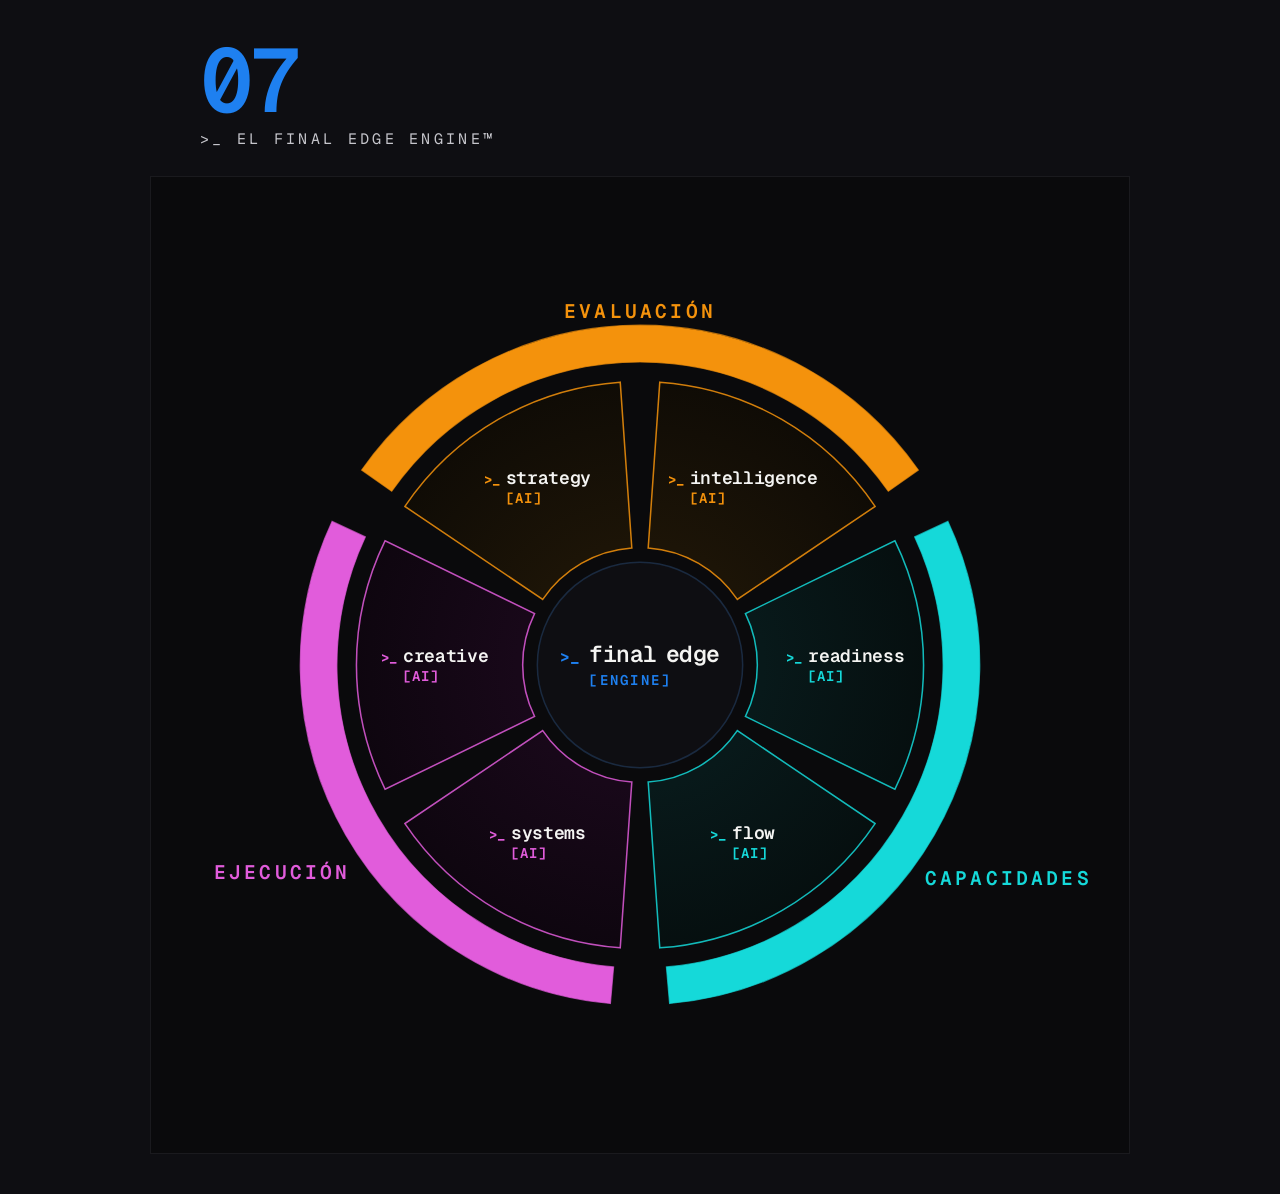
<file: assets/engine-wheel.html>
<!doctype html><html lang="es"><head><meta charset="utf-8">
<meta name="viewport" content="width=device-width,initial-scale=1">
<title>Final Edge Engine — wheel</title>
<link rel="stylesheet" href="css/fonts.css">
<style>*{box-sizing:border-box;margin:0}body{background:#0E0E12;color:#F4F4F2;font-family:'Geist Mono',monospace;min-height:100vh;display:flex;flex-direction:column;align-items:center;justify-content:center;padding:40px 20px;gap:28px}
.head{width:min(880px,100%);}
.head .n{font-family:'Geist Mono',monospace;font-size:clamp(44px,7vw,104px);font-weight:600;letter-spacing:-.06em;color:#1E80F0;line-height:.9}
.head .lbl{font-size:15px;letter-spacing:.22em;color:#C6C6CC;margin-top:8px}
.card{border:1px solid #1A1A1E;background:#0A0A0C;padding:48px;display:flex;justify-content:center;overflow-x:auto;width:100%;max-width:980px}
.stage{position:relative;width:880px;height:880px;flex:none}
.stage svg{position:absolute;inset:0;width:100%;height:100%;overflow:visible}
</style></head><body>
<div class="head"><div class="n">07</div><div class="lbl">&gt;_ EL FINAL EDGE ENGINE™</div></div>
<div class="card"><div class="stage">
<svg viewBox="0 0 720 720"><defs>
<radialGradient id="gAmber" gradientUnits="userSpaceOnUse" cx="360" cy="360" r="288"><stop offset="0.35" stop-color="#1C1407"></stop><stop offset="1" stop-color="#0A0805"></stop></radialGradient>
<radialGradient id="gCyan" gradientUnits="userSpaceOnUse" cx="360" cy="360" r="288"><stop offset="0.35" stop-color="#08191A"></stop><stop offset="1" stop-color="#050B0B"></stop></radialGradient>
<radialGradient id="gMag" gradientUnits="userSpaceOnUse" cx="360" cy="360" r="288"><stop offset="0.35" stop-color="#180819"></stop><stop offset="1" stop-color="#0A050B"></stop></radialGradient>
</defs>
<path d="M132.28 200.55 A278 278 0 0 1 587.72 200.55 L563.15 217.75 A248 248 0 0 0 156.85 217.75 Z" fill="#F4920C" stroke="#F4920C" stroke-width="1" stroke-opacity="0.7"></path>
<path d="M611.95 242.51 A278 278 0 0 1 384.23 636.94 L381.61 607.06 A248 248 0 0 0 584.76 255.19 Z" fill="#15D9D9" stroke="#15D9D9" stroke-width="1" stroke-opacity="0.7"></path>
<path d="M335.77 636.94 A278 278 0 0 1 108.05 242.51 L135.24 255.19 A248 248 0 0 0 338.39 607.06 Z" fill="#E15CDB" stroke="#E15CDB" stroke-width="1" stroke-opacity="0.7"></path>
<path d="M167.66 230.27 A232 232 0 0 1 343.82 128.57 L353.3 264.23 A96 96 0 0 0 280.41 306.32 Z" fill="url(#gAmber)" stroke="#F4920C" stroke-width="1.25" stroke-opacity="0.85"></path>
<path d="M376.18 128.57 A232 232 0 0 1 552.34 230.27 L439.59 306.32 A96 96 0 0 0 366.7 264.23 Z" fill="url(#gAmber)" stroke="#F4920C" stroke-width="1.25" stroke-opacity="0.85"></path>
<path d="M568.52 258.3 A232 232 0 0 1 568.52 461.7 L446.28 402.08 A96 96 0 0 0 446.28 317.92 Z" fill="url(#gCyan)" stroke="#15D9D9" stroke-width="1.25" stroke-opacity="0.85"></path>
<path d="M552.34 489.73 A232 232 0 0 1 376.18 591.43 L366.7 455.77 A96 96 0 0 0 439.59 413.68 Z" fill="url(#gCyan)" stroke="#15D9D9" stroke-width="1.25" stroke-opacity="0.85"></path>
<path d="M343.82 591.43 A232 232 0 0 1 167.66 489.73 L280.41 413.68 A96 96 0 0 0 353.3 455.77 Z" fill="url(#gMag)" stroke="#E15CDB" stroke-width="1.25" stroke-opacity="0.85"></path>
<path d="M151.48 461.7 A232 232 0 0 1 151.48 258.3 L273.72 317.92 A96 96 0 0 0 273.72 402.08 Z" fill="url(#gMag)" stroke="#E15CDB" stroke-width="1.25" stroke-opacity="0.85"></path>
<circle cx="360" cy="360" r="84" fill="#0E0E12" stroke="#1A2A40" stroke-width="1.25"></circle>
<text x="360.0" y="70.0" fill="#F4920C" text-anchor="middle" dominant-baseline="central" font-family="'Geist Mono', monospace" font-size="16" letter-spacing="2.6" font-weight="600">EVALUACIÓN</text>
<text x="661.38" y="534.0" fill="#15D9D9" text-anchor="middle" dominant-baseline="central" font-family="'Geist Mono', monospace" font-size="16" letter-spacing="2.6" font-weight="600">CAPACIDADES</text>
<text x="67.28" y="529.0" fill="#E15CDB" text-anchor="middle" dominant-baseline="central" font-family="'Geist Mono', monospace" font-size="16" letter-spacing="2.6" font-weight="600">EJECUCIÓN</text></svg>
<div style="position:absolute;left:38.333333333333336%;top:29.793055555555554%;transform:translate(-50%,-50%);display:flex;flex-direction:column;align-items:center;pointer-events:none"><div style="display:flex;align-items:baseline;gap:6px;line-height:1;white-space:nowrap"><span style="font-family:'Geist Mono',monospace;font-weight:700;font-size:14px;color:#F4920C;line-height:1">&gt;_</span><div style="display:flex;flex-direction:column;align-items:flex-start;gap:4px"><span style="font-family:'Geist Mono',monospace;font-weight:600;font-size:18px;letter-spacing:-.02em;color:#F4F4F2;line-height:1">strategy</span><span style="font-family:'Geist Mono',monospace;font-weight:600;font-size:14px;letter-spacing:.07em;color:#F4920C;line-height:1">[AI]</span></div></div></div>
<div style="position:absolute;left:61.66666666666667%;top:29.793055555555554%;transform:translate(-50%,-50%);display:flex;flex-direction:column;align-items:center;pointer-events:none"><div style="display:flex;align-items:baseline;gap:6px;line-height:1;white-space:nowrap"><span style="font-family:'Geist Mono',monospace;font-weight:700;font-size:14px;color:#F4920C;line-height:1">&gt;_</span><div style="display:flex;flex-direction:column;align-items:flex-start;gap:4px"><span style="font-family:'Geist Mono',monospace;font-weight:600;font-size:18px;letter-spacing:-.02em;color:#F4F4F2;line-height:1">intelligence</span><span style="font-family:'Geist Mono',monospace;font-weight:600;font-size:14px;letter-spacing:.07em;color:#F4920C;line-height:1">[AI]</span></div></div></div>
<div style="position:absolute;left:73.33333333333333%;top:50.0%;transform:translate(-50%,-50%);display:flex;flex-direction:column;align-items:center;pointer-events:none"><div style="display:flex;align-items:baseline;gap:6px;line-height:1;white-space:nowrap"><span style="font-family:'Geist Mono',monospace;font-weight:700;font-size:14px;color:#15D9D9;line-height:1">&gt;_</span><div style="display:flex;flex-direction:column;align-items:flex-start;gap:4px"><span style="font-family:'Geist Mono',monospace;font-weight:600;font-size:18px;letter-spacing:-.02em;color:#F4F4F2;line-height:1">readiness</span><span style="font-family:'Geist Mono',monospace;font-weight:600;font-size:14px;letter-spacing:.07em;color:#15D9D9;line-height:1">[AI]</span></div></div></div>
<div style="position:absolute;left:61.66666666666667%;top:70.20694444444445%;transform:translate(-50%,-50%);display:flex;flex-direction:column;align-items:center;pointer-events:none"><div style="display:flex;align-items:baseline;gap:6px;line-height:1;white-space:nowrap"><span style="font-family:'Geist Mono',monospace;font-weight:700;font-size:14px;color:#15D9D9;line-height:1">&gt;_</span><div style="display:flex;flex-direction:column;align-items:flex-start;gap:4px"><span style="font-family:'Geist Mono',monospace;font-weight:600;font-size:18px;letter-spacing:-.02em;color:#F4F4F2;line-height:1">flow</span><span style="font-family:'Geist Mono',monospace;font-weight:600;font-size:14px;letter-spacing:.07em;color:#15D9D9;line-height:1">[AI]</span></div></div></div>
<div style="position:absolute;left:38.333333333333336%;top:70.20694444444445%;transform:translate(-50%,-50%);display:flex;flex-direction:column;align-items:center;pointer-events:none"><div style="display:flex;align-items:baseline;gap:6px;line-height:1;white-space:nowrap"><span style="font-family:'Geist Mono',monospace;font-weight:700;font-size:14px;color:#E15CDB;line-height:1">&gt;_</span><div style="display:flex;flex-direction:column;align-items:flex-start;gap:4px"><span style="font-family:'Geist Mono',monospace;font-weight:600;font-size:18px;letter-spacing:-.02em;color:#F4F4F2;line-height:1">systems</span><span style="font-family:'Geist Mono',monospace;font-weight:600;font-size:14px;letter-spacing:.07em;color:#E15CDB;line-height:1">[AI]</span></div></div></div>
<div style="position:absolute;left:26.666666666666668%;top:50.0%;transform:translate(-50%,-50%);display:flex;flex-direction:column;align-items:center;pointer-events:none"><div style="display:flex;align-items:baseline;gap:6px;line-height:1;white-space:nowrap"><span style="font-family:'Geist Mono',monospace;font-weight:700;font-size:14px;color:#E15CDB;line-height:1">&gt;_</span><div style="display:flex;flex-direction:column;align-items:flex-start;gap:4px"><span style="font-family:'Geist Mono',monospace;font-weight:600;font-size:18px;letter-spacing:-.02em;color:#F4F4F2;line-height:1">creative</span><span style="font-family:'Geist Mono',monospace;font-weight:600;font-size:14px;letter-spacing:.07em;color:#E15CDB;line-height:1">[AI]</span></div></div></div>
<div style="position:absolute;left:50%;top:50%;transform:translate(-50%,-50%);display:flex;flex-direction:column;align-items:center;pointer-events:none">
 <div style="display:flex;align-items:baseline;gap:9px">
  <span style="font-family:'Geist Mono',monospace;font-weight:700;color:#1E80F0;font-size:16px">&gt;_</span>
  <div style="display:flex;flex-direction:column;align-items:flex-start;gap:7px">
   <span style="font-family:'Geist Mono',monospace;font-weight:600;color:#F4F4F2;font-size:23px;letter-spacing:-.02em;word-spacing:-.36ch;line-height:1">final edge</span>
   <span style="font-family:'Geist Mono',monospace;font-weight:600;color:#1E80F0;font-size:14px;letter-spacing:.16em;line-height:1">[ENGINE]</span>
  </div>
 </div>
</div>
</div></div>
</body></html>
</file>
<file: assets/css/fonts.css>
/* ============================================================================
   FINAL EDGE — self-hosted fonts (Geist Mono + Geist)
   Self-hosted (not Google Fonts CDN) for reliability, speed and offline render.
   Geist Mono leads everything; Geist (sans) only for long dense body copy.
   ========================================================================= */

/* ---- Geist Mono — the identity typeface ------------------------------- */
@font-face {
  font-family: "Geist Mono";
  font-style: normal; font-weight: 400; font-display: swap;
  src: url("../fonts/geist-mono-400.woff2") format("woff2");
}
@font-face {
  font-family: "Geist Mono";
  font-style: normal; font-weight: 500; font-display: swap;
  src: url("../fonts/geist-mono-500.woff2") format("woff2");
}
@font-face {
  font-family: "Geist Mono";
  font-style: normal; font-weight: 600; font-display: swap;
  src: url("../fonts/geist-mono-600.woff2") format("woff2");
}
@font-face {
  font-family: "Geist Mono";
  font-style: normal; font-weight: 700; font-display: swap;
  src: url("../fonts/geist-mono-700.woff2") format("woff2");
}

/* ---- Geist (sans) — long dense body paragraphs only ------------------- */
@font-face {
  font-family: "Geist";
  font-style: normal; font-weight: 300; font-display: swap;
  src: url("../fonts/geist-300.woff2") format("woff2");
}
@font-face {
  font-family: "Geist";
  font-style: normal; font-weight: 400; font-display: swap;
  src: url("../fonts/geist-400.woff2") format("woff2");
}
@font-face {
  font-family: "Geist";
  font-style: normal; font-weight: 500; font-display: swap;
  src: url("../fonts/geist-500.woff2") format("woff2");
}
@font-face {
  font-family: "Geist";
  font-style: normal; font-weight: 600; font-display: swap;
  src: url("../fonts/geist-600.woff2") format("woff2");
}
</file>
